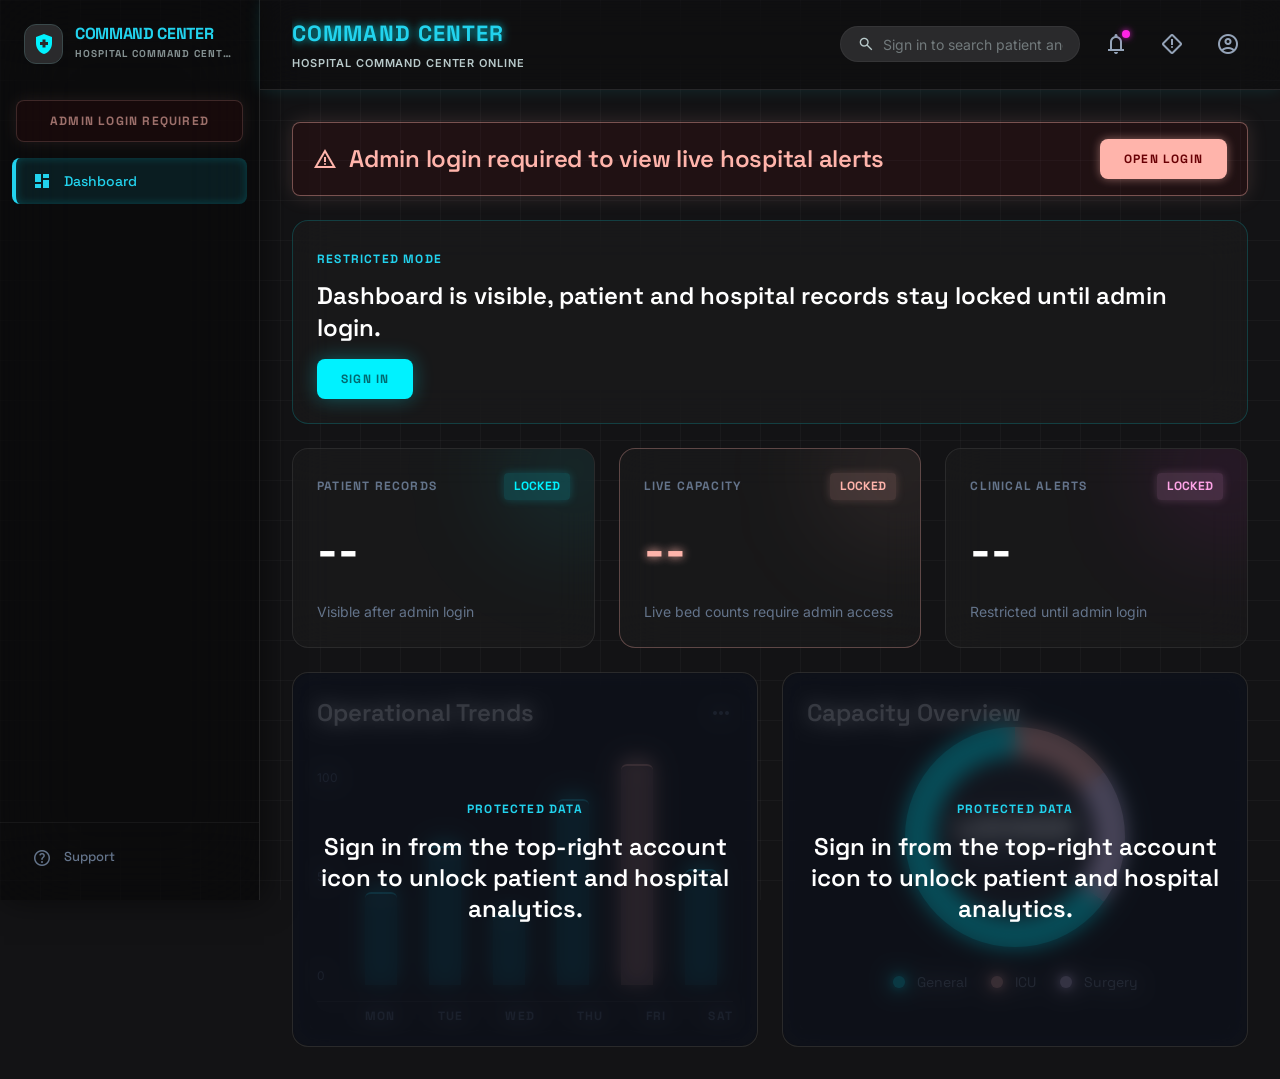
<file: index.html>
<!DOCTYPE html>
<html lang="en">
<head>
    <meta charset="utf-8" />
    <meta name="viewport" content="width=device-width, initial-scale=1.0" />
    <title>Dashboard — Command Center</title>
    <meta name="description" content="Smart Hospital Resource Allocation Dashboard — Real-time patient monitoring, bed utilization, and AI-driven resource management." />
    <link rel="stylesheet" href="styles.css" />
    <link href="https://fonts.googleapis.com/css2?family=Material+Symbols+Outlined:wght,FILL@100..700,0..1&display=swap" rel="stylesheet" />
</head>
<body>
    <!-- Main Content -->
    <div class="main-content" id="main-content">
        <!-- Canvas -->
        <main class="canvas">
            <!-- Alert Banner -->
            <div class="alert-banner mb-md animate-fade-in" id="alert-icu">
                <div class="alert-text">
                    <span class="material-symbols-outlined" style="animation: pulse 1.5s infinite;">warning</span>
                    <span class="h3 font-space" id="dashboard-alert-text" style="letter-spacing: -0.01em;">Admin login required to view live hospital alerts</span>
                </div>
                <button class="btn btn-error" id="dashboard-alert-btn" onclick="redirectToAdminLogin(window.location.href)">
                    Open Login
                </button>
            </div>

            <div class="glass-panel rounded-xl p-md mb-md animate-fade-in" id="dashboard-access-notice" style="display: none; border: 1px solid rgba(0,242,255,0.18);">
                <div class="flex justify-between items-center" style="gap: 16px; flex-wrap: wrap;">
                    <div>
                        <span class="label-caps text-cyan">Restricted Mode</span>
                        <h3 class="h3 text-white" style="margin-top: 10px;">Dashboard is visible, patient and hospital records stay locked until admin login.</h3>
                    </div>
                    <button class="btn btn-primary" type="button" onclick="redirectToAdminLogin(window.location.href)">
                        Sign In
                    </button>
                </div>
            </div>

            <!-- Metrics Cards -->
            <div class="grid-3 mb-md">
                <!-- Total Patients -->
                <div class="metric-card cyan animate-fade-in" style="animation-delay: 0.1s;">
                    <div class="flex justify-between items-center mb-md">
                        <span class="label-caps text-slate">Patient Records</span>
                        <span class="metric-badge cyan">LOCKED</span>
                    </div>
                    <div class="metric-value">--</div>
                    <div class="metric-sub mt-md">Visible after admin login</div>
                </div>

                <!-- ICU Beds -->
                <div class="metric-card error animate-fade-in" style="animation-delay: 0.2s;">
                    <div class="flex justify-between items-center mb-md">
                        <span class="label-caps text-slate">Live Capacity</span>
                        <span class="metric-badge error">LOCKED</span>
                    </div>
                    <div class="metric-value" style="color: var(--error);">
                        <span class="glow-text">--</span>
                    </div>
                    <div class="metric-sub mt-md">Live bed counts require admin access</div>
                </div>

                <!-- Critical Patients -->
                <div class="metric-card pink animate-fade-in" style="animation-delay: 0.3s;">
                    <div class="flex justify-between items-center mb-md">
                        <span class="label-caps text-slate">Clinical Alerts</span>
                        <span class="metric-badge pink">LOCKED</span>
                    </div>
                    <div class="metric-value">--</div>
                    <div class="metric-sub mt-md">Restricted until admin login</div>
                </div>
            </div>

            <!-- Charts Row -->
            <div class="grid-2">
                <!-- Bar Chart -->
                <div class="glass-panel rounded-xl p-md animate-fade-in" data-protected-panel style="animation-delay: 0.4s;">
                    <div class="flex justify-between items-center mb-md">
                        <h3 class="h3 text-white" id="dashboard-trends-title">Operational Trends</h3>
                        <span class="material-symbols-outlined text-slate">more_horiz</span>
                    </div>
                    <div style="display: flex; align-items: flex-end; gap: 16px; height: 250px; padding: 0 16px 16px; border-bottom: 1px solid rgba(255,255,255,0.1); position: relative;">
                        <!-- Y-Axis -->
                        <div style="position: absolute; left: 0; top: 0; bottom: 0; display: flex; flex-direction: column; justify-content: space-between; font-size: 12px; color: #64748b; padding: 16px 0;">
                            <span>100</span><span>50</span><span>0</span>
                        </div>
                        <!-- Bars -->
                        <div style="flex: 1; display: flex; align-items: flex-end; justify-content: space-between; margin-left: 32px; height: 100%;">
                            <div style="width: 32px; background: rgba(6,182,212,0.2); border-radius: 6px 6px 0 0; border-top: 2px solid #22d3ee; box-shadow: 0 -5px 15px rgba(0,242,255,0.2); height: 40%; transition: height 0.5s;"></div>
                            <div style="width: 32px; background: rgba(6,182,212,0.2); border-radius: 6px 6px 0 0; border-top: 2px solid #22d3ee; box-shadow: 0 -5px 15px rgba(0,242,255,0.2); height: 60%;"></div>
                            <div style="width: 32px; background: rgba(6,182,212,0.2); border-radius: 6px 6px 0 0; border-top: 2px solid #22d3ee; box-shadow: 0 -5px 15px rgba(0,242,255,0.2); height: 30%;"></div>
                            <div style="width: 32px; background: rgba(6,182,212,0.2); border-radius: 6px 6px 0 0; border-top: 2px solid #22d3ee; box-shadow: 0 -5px 15px rgba(0,242,255,0.2); height: 80%;"></div>
                            <div style="width: 32px; background: rgba(255,180,171,0.3); border-radius: 6px 6px 0 0; border-top: 2px solid var(--error); box-shadow: 0 -5px 15px rgba(255,180,171,0.3); height: 95%;"></div>
                            <div style="width: 32px; background: rgba(6,182,212,0.2); border-radius: 6px 6px 0 0; border-top: 2px solid #22d3ee; box-shadow: 0 -5px 15px rgba(0,242,255,0.2); height: 50%;"></div>
                        </div>
                    </div>
                    <div style="display: flex; justify-content: space-between; margin-left: 48px; margin-top: 8px; font-size: 12px; color: #64748b;" class="label-caps">
                        <span>MON</span><span>TUE</span><span>WED</span><span>THU</span><span>FRI</span><span>SAT</span>
                    </div>
                </div>

                <!-- Donut Chart -->
                <div class="glass-panel rounded-xl p-md animate-fade-in" data-protected-panel style="animation-delay: 0.5s; display: flex; flex-direction: column; align-items: center; justify-content: center; position: relative;">
                    <h3 class="h3 text-white" id="dashboard-capacity-title" style="position: absolute; top: 24px; left: 24px;">Capacity Overview</h3>
                    <div style="position: relative; width: 220px; height: 220px; border-radius: 50%; display: flex; align-items: center; justify-content: center;
                        background: conic-gradient(var(--error) 0% 15%, var(--tertiary-container) 15% 35%, var(--primary-container) 35% 100%);
                        box-shadow: 0 0 30px rgba(0,242,255,0.1);">
                        <div style="width: 160px; height: 160px; background: var(--surface-container-high); border-radius: 50%; display: flex; align-items: center; justify-content: center; flex-direction: column; border: 1px solid rgba(255,255,255,0.05);">
                            <span class="h2 text-white glow-text" id="dashboard-capacity-value">LOCKED</span>
                            <span class="label-caps text-slate" id="dashboard-capacity-label" style="margin-top: 4px;">ADMIN ACCESS</span>
                        </div>
                    </div>
                    <div style="display: flex; gap: 24px; margin-top: 24px; font-size: 14px; color: #94a3b8;" class="font-space">
                        <div class="flex items-center gap-sm"><div style="width: 12px; height: 12px; border-radius: 50%; background: var(--primary-container); box-shadow: 0 0 8px var(--primary-container);"></div> General</div>
                        <div class="flex items-center gap-sm"><div style="width: 12px; height: 12px; border-radius: 50%; background: var(--error); box-shadow: 0 0 8px var(--error);"></div> ICU</div>
                        <div class="flex items-center gap-sm"><div style="width: 12px; height: 12px; border-radius: 50%; background: var(--tertiary-container); box-shadow: 0 0 8px var(--tertiary-container);"></div> Surgery</div>
                    </div>
                </div>
            </div>
        </main>
    </div>

    <script src="shared.js"></script>
    <script>
        buildNavigation('dashboard');

        function renderPublicDashboard() {
            const accessNotice = document.getElementById('dashboard-access-notice');
            if (accessNotice) {
                accessNotice.style.display = 'block';
            }

            document.querySelectorAll('[data-protected-panel]').forEach((panel) => {
                panel.style.position = 'relative';
                panel.style.overflow = 'hidden';

                if (panel.querySelector('.dashboard-lock-overlay')) {
                    return;
                }

                const overlay = document.createElement('div');
                overlay.className = 'dashboard-lock-overlay';
                overlay.style.cssText = 'position:absolute;inset:0;background:rgba(10,15,25,0.72);backdrop-filter:blur(10px);display:flex;align-items:center;justify-content:center;padding:24px;text-align:center;border-radius:inherit;';
                overlay.innerHTML = `
                    <div>
                        <span class="label-caps text-cyan">Protected Data</span>
                        <h3 class="h3 text-white" style="margin-top:10px;">Sign in from the top-right account icon to unlock patient and hospital analytics.</h3>
                    </div>
                `;
                panel.appendChild(overlay);
            });
        }

        // Load live dashboard data
        (async function() {
            if (!hasAdminSession()) {
                renderPublicDashboard();
                return;
            }

            const data = await apiFetch('get_dashboard.php');
            if (!data || !data.stats) return;
            const s = data.stats;

            const alertText = document.getElementById('dashboard-alert-text');
            const alertBtn = document.getElementById('dashboard-alert-btn');
            const accessNotice = document.getElementById('dashboard-access-notice');
            if (alertText) {
                alertText.textContent = `ICU ALMOST FULL: ${s.icu_capacity_pct}% CAPACITY REACHED`;
            }
            if (alertBtn) {
                alertBtn.textContent = 'Initiate Protocol';
                alertBtn.onclick = function() {
                    document.getElementById('alert-icu').style.display = 'none';
                };
            }
            if (accessNotice) {
                accessNotice.style.display = 'none';
            }
            const trendsTitle = document.getElementById('dashboard-trends-title');
            const capacityTitle = document.getElementById('dashboard-capacity-title');
            const capacityValue = document.getElementById('dashboard-capacity-value');
            const capacityLabel = document.getElementById('dashboard-capacity-label');
            if (trendsTitle) {
                trendsTitle.textContent = 'Patient Influx Trends';
            }
            if (capacityTitle) {
                capacityTitle.textContent = 'Bed Utilization';
            }
            if (capacityValue) {
                capacityValue.textContent = `${s.bed_utilization}%`;
            }
            if (capacityLabel) {
                capacityLabel.textContent = 'TOTAL CAPACITY';
            }

            // Update metric cards
            const cards = document.querySelectorAll('.metric-card');
            if (cards[0]) {
                cards[0].querySelector('.label-caps').textContent = 'Total Patients';
                cards[0].querySelector('.metric-badge').textContent = '+12%';
                cards[0].querySelector('.metric-value').textContent = formatNum(s.total_patients);
                cards[0].querySelector('.metric-sub').textContent = 'Across all active wards';
            }
            if (cards[1]) {
                cards[1].querySelector('.label-caps').textContent = 'ICU Beds Available';
                cards[1].querySelector('.metric-value').innerHTML = `<span class="glow-text">${String(s.icu_available).padStart(2, '0')}</span>`;
                cards[1].querySelector('.metric-sub').textContent = `Out of ${s.icu_total} total capacity`;
                // Update badge
                const badge = cards[1].querySelector('.metric-badge');
                if (badge) badge.textContent = s.icu_available <= 5 ? 'CRITICAL' : 'OK';
            }
            if (cards[2]) {
                cards[2].querySelector('.label-caps').textContent = 'Critical Patients';
                cards[2].querySelector('.metric-badge').textContent = 'STABLE';
                cards[2].querySelector('.metric-value').textContent = s.critical_count;
                cards[2].querySelector('.metric-sub').textContent = 'Requiring immediate attention';
            }
        })();
    </script>
</body>
</html>
</file>
<file: styles.css>
/* ============================================
   COMMAND CENTER — Shared Design System
   Cyber-Medical Interface Stylesheet
   ============================================ */

/* Google Fonts Import */
@import url('https://fonts.googleapis.com/css2?family=Inter:wght@400;500;600&family=Space+Grotesk:wght@400;500;600;700;900&display=swap');

/* ---- CSS Reset & Base ---- */
*, *::before, *::after {
    box-sizing: border-box;
    margin: 0;
    padding: 0;
}

:root {
    /* Surface */
    --surface: #131315;
    --surface-dim: #131315;
    --surface-bright: #39393b;
    --surface-container-lowest: #0e0e10;
    --surface-container-low: #1c1b1d;
    --surface-container: #201f21;
    --surface-container-high: #2a2a2c;
    --surface-container-highest: #353437;
    --surface-variant: #353437;
    --on-surface: #e5e1e4;
    --on-surface-variant: #b9cacb;
    --inverse-surface: #e5e1e4;
    --inverse-on-surface: #313032;

    /* Primary */
    --primary: #e1fdff;
    --on-primary: #00363a;
    --primary-container: #00f2ff;
    --on-primary-container: #006a71;
    --primary-fixed: #74f5ff;
    --primary-fixed-dim: #00dbe7;
    --inverse-primary: #00696f;

    /* Secondary */
    --secondary: #fface8;
    --on-secondary: #5e0053;
    --secondary-container: #ff24e4;
    --on-secondary-container: #520049;

    /* Tertiary */
    --tertiary: #fef5ff;
    --on-tertiary: #480081;
    --tertiary-container: #ead2ff;
    --on-tertiary-container: #8624de;
    --tertiary-fixed: #efdbff;
    --tertiary-fixed-dim: #dcb8ff;

    /* Error */
    --error: #ffb4ab;
    --on-error: #690005;
    --error-container: #93000a;
    --on-error-container: #ffdad6;

    /* Outline */
    --outline: #849495;
    --outline-variant: #3a494b;
    --surface-tint: #00dbe7;
    --background: #131315;
    --on-background: #e5e1e4;

    /* Spacing */
    --space-xs: 4px;
    --space-sm: 12px;
    --space-base: 8px;
    --space-md: 24px;
    --space-lg: 48px;
    --space-xl: 80px;
    --grid-margin: 32px;
    --grid-gutter: 24px;

    /* Border Radius */
    --radius-sm: 0.25rem;
    --radius-md: 0.5rem;
    --radius-lg: 0.75rem;
    --radius-xl: 1rem;
    --radius-2xl: 1.5rem;
    --radius-full: 9999px;

    /* Sidebar width */
    --sidebar-width: 260px;
}

html {
    scroll-behavior: smooth;
}

body {
    font-family: 'Inter', sans-serif;
    font-size: 16px;
    line-height: 1.6;
    color: var(--on-surface);
    background-color: var(--background);
    min-height: 100vh;
    overflow-x: hidden;
    display: flex;
}

/* ---- Typography ---- */
h1, .h1 {
    font-family: 'Space Grotesk', sans-serif;
    font-size: 48px;
    font-weight: 700;
    line-height: 1.1;
    letter-spacing: -0.02em;
}

h2, .h2 {
    font-family: 'Space Grotesk', sans-serif;
    font-size: 32px;
    font-weight: 600;
    line-height: 1.2;
}

h3, .h3 {
    font-family: 'Space Grotesk', sans-serif;
    font-size: 24px;
    font-weight: 600;
    line-height: 1.3;
}

.body-lg {
    font-family: 'Inter', sans-serif;
    font-size: 18px;
    font-weight: 400;
    line-height: 1.6;
}

.body-md {
    font-family: 'Inter', sans-serif;
    font-size: 16px;
    font-weight: 400;
    line-height: 1.6;
}

.label-caps {
    font-family: 'Space Grotesk', sans-serif;
    font-size: 12px;
    font-weight: 700;
    line-height: 1;
    letter-spacing: 0.1em;
    text-transform: uppercase;
}

.font-space { font-family: 'Space Grotesk', sans-serif; }

/* ---- Background Grid ---- */
.cyber-grid {
    position: fixed;
    inset: 0;
    pointer-events: none;
    z-index: -1;
    background-size: 40px 40px;
    background-image:
        linear-gradient(to right, rgba(255, 255, 255, 0.03) 1px, transparent 1px),
        linear-gradient(to bottom, rgba(255, 255, 255, 0.03) 1px, transparent 1px);
}

/* ---- Glassmorphism Panels ---- */
.glass-panel {
    background: rgba(32, 31, 33, 0.45);
    backdrop-filter: blur(20px);
    -webkit-backdrop-filter: blur(20px);
    border: 1px solid rgba(255, 255, 255, 0.08);
}

.glass-panel-active {
    background: rgba(32, 31, 33, 0.6);
    backdrop-filter: blur(30px);
    -webkit-backdrop-filter: blur(30px);
    border: 1px solid rgba(0, 242, 255, 0.3);
    box-shadow: 0 0 15px rgba(0, 242, 255, 0.15);
}

.glass-level-1 {
    background: rgba(255, 255, 255, 0.03);
    backdrop-filter: blur(20px);
    border: 1px solid rgba(255, 255, 255, 0.1);
}

.glass-level-2 {
    background: rgba(255, 255, 255, 0.05);
    backdrop-filter: blur(30px);
    border: 1px solid var(--primary-container);
    box-shadow: 0 0 15px rgba(0, 242, 255, 0.15);
}

/* ---- Neon Glow Utilities ---- */
.glow-text {
    text-shadow: 0 0 10px currentColor;
}

.glow-box {
    box-shadow: 0 0 20px rgba(0, 242, 255, 0.15);
}

.neon-glow-primary {
    box-shadow: 0 0 15px rgba(0, 242, 255, 0.3);
}

.neon-glow-secondary {
    box-shadow: 0 0 15px rgba(255, 172, 232, 0.3);
}

.neon-glow-error {
    box-shadow: 0 0 15px rgba(255, 180, 171, 0.3);
}

.neon-text-glow {
    text-shadow: 0 0 8px rgba(0, 242, 255, 0.8);
}

/* ---- Animations ---- */
@keyframes neon-pulse {
    0%   { box-shadow: 0 0 5px rgba(0,242,255,0.3), 0 0 10px rgba(0,242,255,0.15); }
    100% { box-shadow: 0 0 15px rgba(0,242,255,0.5), 0 0 30px rgba(0,242,255,0.25); }
}

@keyframes border-pulse {
    0%   { border-color: rgba(0, 242, 255, 0.3); box-shadow: 0 0 10px rgba(0, 242, 255, 0.1); }
    100% { border-color: rgba(0, 242, 255, 0.8); box-shadow: 0 0 20px rgba(0, 242, 255, 0.4); }
}

@keyframes float {
    0%, 100% { transform: translateY(0); }
    50% { transform: translateY(-6px); }
}

@keyframes fadeInUp {
    from { opacity: 0; transform: translateY(20px); }
    to   { opacity: 1; transform: translateY(0); }
}

.animate-border-pulse { animation: border-pulse 2s infinite alternate; }
.animate-float        { animation: float 3s ease-in-out infinite; }
.animate-fade-in      { animation: fadeInUp 0.6s ease-out both; }

/* ---- Sidebar ---- */
.sidebar {
    position: fixed;
    left: 0;
    top: 0;
    height: 100vh;
    width: var(--sidebar-width);
    display: flex;
    flex-direction: column;
    padding: 24px 0;
    z-index: 40;
    border-right: 1px solid rgba(255, 255, 255, 0.1);
    background: rgba(0, 0, 0, 0.4);
    backdrop-filter: blur(40px);
    -webkit-backdrop-filter: blur(40px);
    box-shadow: 4px 0 30px rgba(0, 0, 0, 0.5);
}

.sidebar-header {
    padding: 0 24px;
    margin-bottom: 24px;
}

.sidebar-brand {
    display: flex;
    align-items: center;
    gap: 12px;
    margin-bottom: 12px;
}

.sidebar-brand-icon {
    width: 40px;
    height: 40px;
    border-radius: 12px;
    background: var(--surface-container-high);
    border: 1px solid var(--outline-variant);
    display: flex;
    align-items: center;
    justify-content: center;
}

.sidebar-brand-icon .material-symbols-outlined {
    color: var(--primary-container);
    font-size: 24px;
    font-variation-settings: 'FILL' 1;
}

.sidebar-brand-title {
    font-family: 'Space Grotesk', sans-serif;
    font-size: 16px;
    font-weight: 700;
    color: #22d3ee;
    letter-spacing: -0.02em;
    text-transform: uppercase;
    line-height: 1;
    max-width: 160px;
    overflow: hidden;
    text-overflow: ellipsis;
    white-space: nowrap;
}

.sidebar-brand-subtitle {
    font-family: 'Space Grotesk', sans-serif;
    font-size: 10px;
    font-weight: 700;
    letter-spacing: 0.1em;
    text-transform: uppercase;
    color: var(--on-surface-variant);
    opacity: 0.7;
    margin-top: 4px;
    max-width: 160px;
    overflow: hidden;
    text-overflow: ellipsis;
    white-space: nowrap;
}

.sidebar-emergency {
    margin: 0 16px 16px;
    padding: 12px;
    border-radius: var(--radius-md);
    background: rgba(147, 0, 10, 0.15);
    border: 1px solid rgba(255, 180, 171, 0.3);
    color: var(--error);
    font-family: 'Space Grotesk', sans-serif;
    font-size: 12px;
    font-weight: 700;
    letter-spacing: 0.1em;
    text-transform: uppercase;
    cursor: pointer;
    text-align: center;
    transition: all 0.3s ease;
    box-shadow: 0 0 15px rgba(255, 180, 171, 0.15);
}

.sidebar-emergency:hover {
    background: rgba(255, 180, 171, 0.15);
    box-shadow: 0 0 25px rgba(255, 180, 171, 0.3);
    transform: scale(1.02);
}

/* Navigation */
.sidebar-nav {
    flex: 1;
    overflow-y: auto;
    padding: 0 12px;
    display: flex;
    flex-direction: column;
    gap: 4px;
}

.nav-link {
    display: flex;
    align-items: center;
    gap: 12px;
    padding: 12px 16px;
    border-radius: var(--radius-md);
    font-family: 'Space Grotesk', sans-serif;
    font-weight: 500;
    font-size: 14px;
    color: #64748b;
    text-decoration: none;
    transition: all 0.3s ease;
    border-left: 4px solid transparent;
    position: relative;
}

.nav-link:hover {
    color: #cbd5e1;
    background: rgba(255, 255, 255, 0.05);
    transform: translateX(2px);
}

.nav-link .material-symbols-outlined {
    font-size: 20px;
    transition: transform 0.2s;
}

.nav-link:hover .material-symbols-outlined {
    transform: scale(1.1);
}

.nav-link.active {
    background: rgba(6, 182, 212, 0.1);
    color: #22d3ee;
    border-left-color: #22d3ee;
    box-shadow: inset 0 0 10px rgba(0, 242, 255, 0.2);
}

.nav-link.active .material-symbols-outlined {
    font-variation-settings: 'FILL' 1;
}

/* Footer Links */
.sidebar-footer {
    padding: 16px 12px 0;
    margin-top: auto;
    border-top: 1px solid rgba(255, 255, 255, 0.05);
    display: flex;
    flex-direction: column;
    gap: 2px;
}

.sidebar-footer .nav-link {
    padding: 8px 16px;
    font-size: 13px;
}

/* ---- Top App Bar ---- */
.topbar {
    display: flex;
    justify-content: space-between;
    align-items: center;
    width: 100%;
    padding: 16px 32px;
    position: sticky;
    top: 0;
    z-index: 50;
    background: rgba(0, 0, 0, 0.2);
    backdrop-filter: blur(20px);
    -webkit-backdrop-filter: blur(20px);
    border-bottom: 1px solid rgba(255, 255, 255, 0.1);
    box-shadow: 0 0 15px rgba(0, 242, 255, 0.1);
    gap: 24px;
}

.topbar-brand-wrap {
    display: flex;
    flex: 1;
    flex-direction: column;
    gap: 4px;
    min-width: 0;
}

.topbar-brand {
    font-family: 'Space Grotesk', sans-serif;
    font-size: 22px;
    font-weight: 900;
    color: #22d3ee;
    letter-spacing: 0.05em;
    text-transform: uppercase;
    text-shadow: 0 0 8px rgba(0, 242, 255, 0.8);
    overflow: hidden;
    text-overflow: ellipsis;
    white-space: nowrap;
}

.topbar-meta {
    color: var(--on-surface-variant);
    font-size: 11px;
    font-weight: 600;
    letter-spacing: 0.08em;
    text-transform: uppercase;
    overflow: hidden;
    text-overflow: ellipsis;
    white-space: nowrap;
}

.topbar-actions {
    display: flex;
    align-items: center;
    gap: 16px;
    flex-shrink: 0;
}

.topbar-search {
    display: flex;
    align-items: center;
    background: var(--surface-container-high);
    border: 1px solid rgba(255, 255, 255, 0.05);
    border-radius: var(--radius-full);
    padding: 8px 16px;
    transition: all 0.3s ease;
}

.topbar-search:focus-within {
    border-color: var(--primary-container);
    box-shadow: 0 0 10px rgba(0, 242, 255, 0.2);
}

.topbar-search .material-symbols-outlined {
    color: var(--on-surface-variant);
    font-size: 18px;
    margin-right: 8px;
}

.topbar-search input {
    background: transparent;
    border: none;
    outline: none;
    color: var(--on-surface);
    font-family: 'Inter', sans-serif;
    font-size: 14px;
    width: 180px;
}

.topbar-search input::placeholder {
    color: rgba(185, 202, 203, 0.5);
}

.icon-btn {
    width: 40px;
    height: 40px;
    border-radius: 50%;
    display: flex;
    align-items: center;
    justify-content: center;
    background: transparent;
    border: none;
    color: #94a3b8;
    cursor: pointer;
    transition: all 0.2s ease;
    position: relative;
}

.icon-btn:hover {
    color: #67e8f9;
    transform: scale(1.1);
}

.icon-btn .notification-dot {
    position: absolute;
    top: 6px;
    right: 6px;
    width: 8px;
    height: 8px;
    border-radius: 50%;
    background: var(--secondary-container);
    box-shadow: 0 0 6px rgba(255, 36, 228, 0.8);
}

/* ---- Main Content ---- */
.main-content {
    flex: 1;
    margin-left: var(--sidebar-width);
    display: flex;
    flex-direction: column;
    min-height: 100vh;
}

.canvas {
    flex: 1;
    padding: var(--grid-margin);
    max-width: 1400px;
    margin: 0 auto;
    width: 100%;
}

/* ---- Cards ---- */
.metric-card {
    background: rgba(32, 31, 33, 0.45);
    backdrop-filter: blur(20px);
    border: 1px solid rgba(255, 255, 255, 0.08);
    border-radius: var(--radius-xl);
    padding: var(--space-md);
    position: relative;
    overflow: hidden;
    transition: border-color 0.4s ease;
}

.metric-card::before {
    content: '';
    position: absolute;
    top: -40px;
    right: -40px;
    width: 120px;
    height: 120px;
    border-radius: 50%;
    filter: blur(60px);
    pointer-events: none;
}

.metric-card:hover {
    border-color: rgba(0, 242, 255, 0.4);
}

.metric-card.cyan::before  { background: rgba(0, 242, 255, 0.15); }
.metric-card.pink::before  { background: rgba(255, 36, 228, 0.15); }
.metric-card.error::before { background: rgba(255, 180, 171, 0.15); }

.metric-card.error { border-color: rgba(255, 180, 171, 0.3); }
.metric-card.error:hover { border-color: rgba(255, 180, 171, 0.5); }

.metric-label {
    color: #94a3b8;
}

.metric-value {
    font-family: 'Space Grotesk', sans-serif;
    font-size: 48px;
    font-weight: 700;
    line-height: 1.1;
    color: white;
}

.metric-badge {
    display: inline-flex;
    align-items: center;
    padding: 4px 10px;
    border-radius: var(--radius-sm);
    font-family: 'Space Grotesk', sans-serif;
    font-size: 12px;
    font-weight: 700;
}

.metric-badge.cyan {
    background: rgba(0, 242, 255, 0.15);
    color: var(--primary-container);
    box-shadow: 0 0 10px rgba(0, 242, 255, 0.2);
}

.metric-badge.error {
    background: rgba(255, 180, 171, 0.15);
    color: var(--error);
    box-shadow: 0 0 10px rgba(255, 180, 171, 0.2);
}

.metric-badge.pink {
    background: rgba(255, 172, 232, 0.15);
    color: var(--secondary);
    box-shadow: 0 0 10px rgba(255, 172, 232, 0.2);
}

.metric-sub {
    font-size: 14px;
    color: #64748b;
}

/* ---- Alert Banner ---- */
.alert-banner {
    display: flex;
    align-items: center;
    justify-content: space-between;
    padding: 16px 20px;
    border-radius: var(--radius-md);
    background: rgba(147, 0, 10, 0.1);
    border: 1px solid rgba(255, 180, 171, 0.4);
    box-shadow: 0 0 20px rgba(255, 180, 171, 0.15);
    animation: fadeInUp 0.5s ease-out both;
}

.alert-banner .alert-text {
    display: flex;
    align-items: center;
    gap: 12px;
    color: var(--error);
}

/* ---- Buttons ---- */
.btn {
    display: inline-flex;
    align-items: center;
    justify-content: center;
    gap: 8px;
    padding: 12px 24px;
    border-radius: var(--radius-md);
    font-family: 'Space Grotesk', sans-serif;
    font-size: 12px;
    font-weight: 700;
    letter-spacing: 0.1em;
    text-transform: uppercase;
    cursor: pointer;
    border: none;
    transition: all 0.3s ease;
}

.btn-primary {
    background: var(--primary-container);
    color: var(--on-primary-container);
    box-shadow: 0 0 20px rgba(0, 242, 255, 0.3);
}

.btn-primary:hover {
    background: var(--primary-fixed);
    transform: scale(1.05);
    box-shadow: 0 0 30px rgba(0, 242, 255, 0.5);
}

.btn-secondary {
    background: var(--secondary-container);
    color: var(--on-secondary-container);
    box-shadow: 0 0 20px rgba(255, 36, 228, 0.3);
}

.btn-secondary:hover {
    background: var(--secondary);
    transform: scale(1.05);
    box-shadow: 0 0 30px rgba(255, 36, 228, 0.5);
}

.btn-outline {
    background: transparent;
    color: var(--on-surface);
    border: 1px solid var(--outline-variant);
}

.btn-outline:hover {
    background: rgba(255, 255, 255, 0.05);
}

.btn-error {
    background: var(--error);
    color: var(--on-error);
    box-shadow: 0 0 10px rgba(255, 180, 171, 0.5);
}

.btn-error:hover {
    background: var(--error-container);
    color: var(--on-error-container);
}

/* ---- Grid Helpers ---- */
.grid-3 {
    display: grid;
    grid-template-columns: repeat(3, 1fr);
    gap: var(--grid-gutter);
}

.grid-2 {
    display: grid;
    grid-template-columns: repeat(2, 1fr);
    gap: var(--grid-gutter);
}

.grid-12 {
    display: grid;
    grid-template-columns: repeat(12, 1fr);
    gap: var(--grid-gutter);
}

/* ---- Status Pills ---- */
.status-pill {
    display: inline-flex;
    align-items: center;
    gap: 6px;
    padding: 4px 12px;
    border-radius: var(--radius-full);
    font-family: 'Space Grotesk', sans-serif;
    font-size: 10px;
    font-weight: 700;
    letter-spacing: 0.05em;
    text-transform: uppercase;
}

.status-pill .dot {
    width: 6px;
    height: 6px;
    border-radius: 50%;
}

.status-pill.critical {
    background: var(--error-container);
    color: var(--on-error-container);
    border: 1px solid var(--error);
    box-shadow: 0 0 10px rgba(255, 180, 171, 0.4);
}

.status-pill.critical .dot {
    background: var(--error);
    animation: pulse 1.5s infinite;
}

.status-pill.stable {
    background: rgba(0, 54, 58, 1);
    color: var(--primary-fixed);
    border: 1px solid var(--primary-fixed-dim);
    box-shadow: 0 0 10px rgba(0, 242, 255, 0.3);
}

.status-pill.stable .dot {
    background: var(--primary-fixed-dim);
}

.status-pill.moderate {
    background: var(--on-secondary-container);
    color: var(--secondary);
    border: 1px solid var(--secondary-container);
    box-shadow: 0 0 10px rgba(255, 172, 232, 0.3);
}

.status-pill.high {
    background: rgba(147, 72, 0, 0.5);
    color: #ffb74d;
    border: 1px solid #ff9800;
    box-shadow: 0 0 10px rgba(255, 152, 0, 0.4);
}

.status-pill.high .dot {
    background: #ffb74d;
}

.status-pill.moderate .dot {
    background: var(--secondary-container);
}

@keyframes pulse {
    0%, 100% { opacity: 1; }
    50%      { opacity: 0.4; }
}

/* ---- Tables ---- */
.data-table {
    width: 100%;
    border-collapse: collapse;
}

.data-table thead th {
    padding: 12px 16px;
    text-align: left;
    border-bottom: 1px solid rgba(255, 255, 255, 0.1);
    color: #94a3b8;
}

.data-table tbody tr {
    border-bottom: 1px solid rgba(255, 255, 255, 0.03);
    transition: background 0.2s;
}

.data-table tbody tr:hover {
    background: rgba(255, 255, 255, 0.03);
}

.data-table td {
    padding: 16px 16px;
}

/* ---- Form Inputs ---- */
.form-input, .form-select {
    width: 100%;
    background: transparent;
    border: none;
    border-bottom: 2px solid var(--outline-variant);
    color: var(--on-surface);
    font-family: 'Inter', sans-serif;
    font-size: 18px;
    padding: 8px 0;
    outline: none;
    transition: border-color 0.3s ease;
}

.form-select {
    appearance: none;
    -webkit-appearance: none;
    -moz-appearance: none;
    cursor: pointer;
}

.form-select option {
    background: var(--surface-container-high);
    color: var(--on-surface);
}

.form-input:focus, .form-select:focus {
    border-bottom-color: var(--primary-container);
}

.form-input::placeholder {
    color: transparent;
}

.floating-group {
    position: relative;
    padding-top: 16px;
}

.floating-group label {
    position: absolute;
    left: 0;
    top: 24px;
    color: var(--on-surface-variant);
    font-family: 'Inter', sans-serif;
    font-size: 18px;
    transition: all 0.3s ease;
    pointer-events: none;
    transform-origin: left;
}

.form-input:focus ~ label,
.form-input:not(:placeholder-shown) ~ label {
    transform: translateY(-24px) scale(0.75);
    color: var(--primary-container);
}

/* ---- Donut Chart ---- */
.circular-chart {
    display: block;
    margin: 0 auto;
    max-width: 80%;
    max-height: 220px;
}

.circular-chart .circle-bg {
    fill: none;
    stroke: rgba(255, 255, 255, 0.1);
    stroke-width: 3.8;
}

.circular-chart .circle {
    fill: none;
    stroke-width: 2.8;
    stroke-linecap: round;
    stroke: var(--primary-container);
    filter: drop-shadow(0 0 4px var(--primary-container));
}

.circular-chart .percentage {
    fill: var(--primary-container);
    font-family: 'Space Grotesk', sans-serif;
    font-weight: 700;
    font-size: 0.5em;
    text-anchor: middle;
    filter: drop-shadow(0 0 4px var(--primary-container));
}

/* ---- Bar Charts ---- */
.bar-container {
    width: 100%;
    height: 8px;
    background: rgba(255, 255, 255, 0.1);
    border-radius: 4px;
    overflow: hidden;
}

.bar-fill {
    height: 100%;
    border-radius: 4px;
    transition: width 0.6s ease;
}

.bar-fill.cyan    { background: var(--primary-container); box-shadow: 0 0 8px var(--primary-container); }
.bar-fill.pink    { background: var(--secondary);         box-shadow: 0 0 8px var(--secondary); }
.bar-fill.error   { background: var(--error);             box-shadow: 0 0 8px var(--error); }
.bar-fill.tertiary { background: var(--tertiary-container); box-shadow: 0 0 8px var(--tertiary-container); }

/* ---- Flow Path (Resource Allocation) ---- */
.flow-path {
    background: linear-gradient(90deg, transparent, var(--primary-container), transparent);
    height: 2px;
    width: 100%;
    position: relative;
    opacity: 0.6;
}

.flow-path::after {
    content: '';
    position: absolute;
    top: -3px;
    left: 50%;
    width: 8px;
    height: 8px;
    background: var(--primary);
    border-radius: 50%;
    box-shadow: 0 0 10px var(--primary);
}

/* ---- Light Leak Effect ---- */
.light-leak {
    position: relative;
    overflow: hidden;
}

.light-leak::before {
    content: '';
    position: absolute;
    top: -50%;
    left: -50%;
    width: 100%;
    height: 100%;
    background: radial-gradient(circle, rgba(0, 242, 255, 0.08) 0%, transparent 70%);
    pointer-events: none;
}

/* ---- Ambient Glow Blobs ---- */
.ambient-glow {
    position: absolute;
    border-radius: 50%;
    filter: blur(100px);
    pointer-events: none;
    z-index: 0;
}

/* ---- Scrollbar ---- */
::-webkit-scrollbar {
    width: 6px;
}

::-webkit-scrollbar-track {
    background: var(--surface-container-lowest);
}

::-webkit-scrollbar-thumb {
    background: var(--outline-variant);
    border-radius: 3px;
}

::-webkit-scrollbar-thumb:hover {
    background: var(--outline);
}

/* ---- Responsive ---- */
@media (max-width: 768px) {
    .sidebar {
        display: none;
    }

    .main-content {
        margin-left: 0;
    }

    .grid-3 {
        grid-template-columns: 1fr;
    }

    .grid-2 {
        grid-template-columns: 1fr;
    }

    h1, .h1 {
        font-size: 32px;
    }

    h2, .h2 {
        font-size: 24px;
    }

    .topbar-search {
        display: none;
    }

    .topbar {
        padding: 14px 20px;
    }

    .topbar-brand {
        font-size: 18px;
    }

    .topbar-meta {
        display: none;
    }
}

@media (max-width: 1024px) {
    .grid-3 {
        grid-template-columns: repeat(2, 1fr);
    }
}

/* ---- Utility ---- */
.text-cyan     { color: #22d3ee; }
.text-pink     { color: var(--secondary); }
.text-error    { color: var(--error); }
.text-purple   { color: var(--tertiary-container); }
.text-muted    { color: var(--on-surface-variant); }
.text-slate    { color: #64748b; }
.text-white    { color: white; }

.bg-cyan       { background: var(--primary-container); }
.bg-pink       { background: var(--secondary-container); }
.bg-error-bg   { background: var(--error-container); }

.flex { display: flex; }
.flex-col { flex-direction: column; }
.items-center { align-items: center; }
.justify-between { justify-content: space-between; }
.gap-sm { gap: var(--space-sm); }
.gap-md { gap: var(--space-md); }
.gap-lg { gap: var(--space-lg); }
.mb-sm { margin-bottom: var(--space-sm); }
.mb-md { margin-bottom: var(--space-md); }
.mb-lg { margin-bottom: var(--space-lg); }
.mt-md { margin-top: var(--space-md); }
.mt-lg { margin-top: var(--space-lg); }
.p-md { padding: var(--space-md); }
.rounded-xl { border-radius: var(--radius-xl); }
.rounded-full { border-radius: var(--radius-full); }
.w-full { width: 100%; }
.relative { position: relative; }
.overflow-hidden { overflow: hidden; }
.z-10 { z-index: 10; }

/* ---- Toast Notifications ---- */
.toast-notification {
    position: fixed;
    bottom: 24px;
    right: 24px;
    display: flex;
    align-items: center;
    gap: 10px;
    padding: 14px 24px;
    border-radius: var(--radius-md);
    font-family: 'Space Grotesk', sans-serif;
    font-size: 14px;
    font-weight: 600;
    z-index: 9999;
    transform: translateY(100px);
    opacity: 0;
    transition: all 0.3s ease;
    backdrop-filter: blur(20px);
    box-shadow: 0 8px 32px rgba(0,0,0,0.5);
}
.toast-notification.show {
    transform: translateY(0);
    opacity: 1;
}
.toast-success {
    background: rgba(0, 54, 58, 0.9);
    border: 1px solid rgba(0, 242, 255, 0.5);
    color: var(--primary-fixed);
    box-shadow: 0 0 20px rgba(0, 242, 255, 0.2);
}
.toast-error {
    background: rgba(147, 0, 10, 0.9);
    border: 1px solid rgba(255, 180, 171, 0.5);
    color: var(--error);
    box-shadow: 0 0 20px rgba(255, 180, 171, 0.2);
}
.toast-info {
    background: rgba(72, 0, 129, 0.9);
    border: 1px solid rgba(234, 210, 255, 0.5);
    color: var(--tertiary);
    box-shadow: 0 0 20px rgba(234, 210, 255, 0.2);
}

/* ---- Spin Animation ---- */
@keyframes spin {
    from { transform: rotate(0deg); }
    to   { transform: rotate(360deg); }
}
</file>
